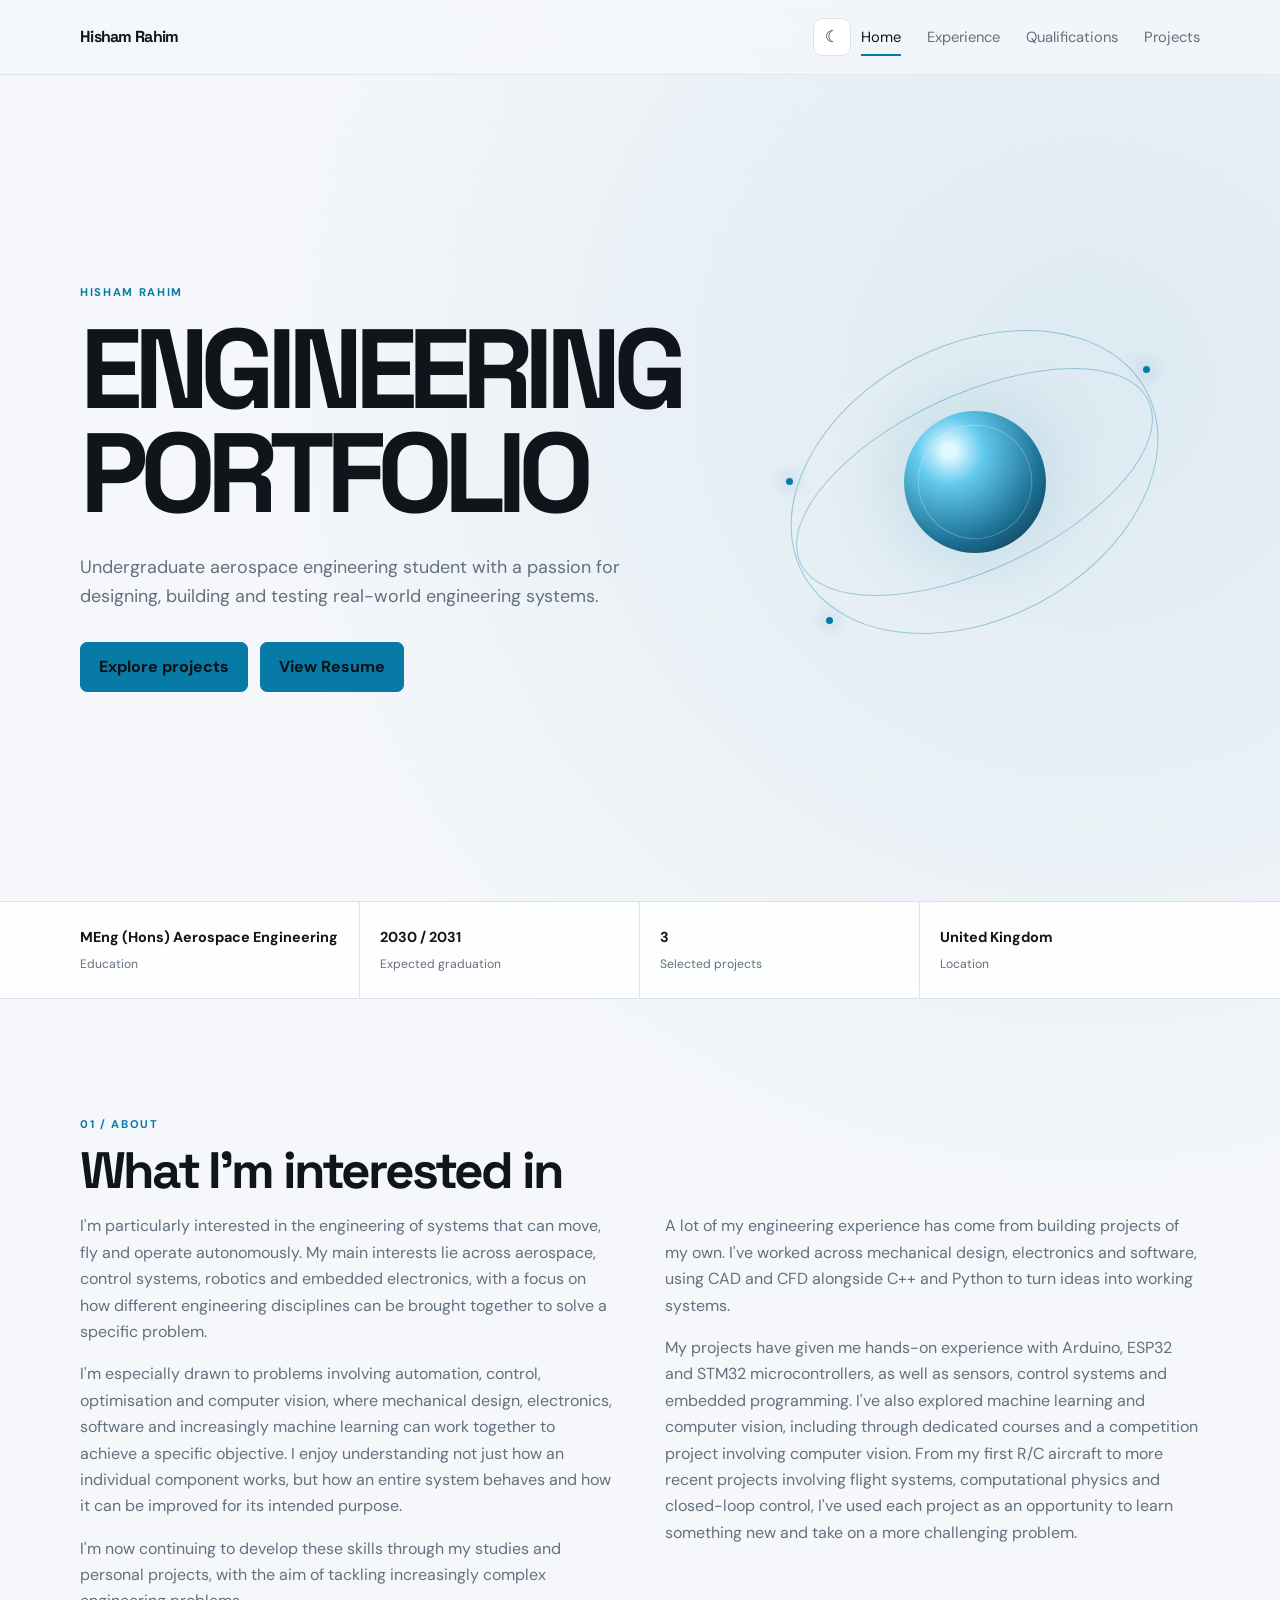
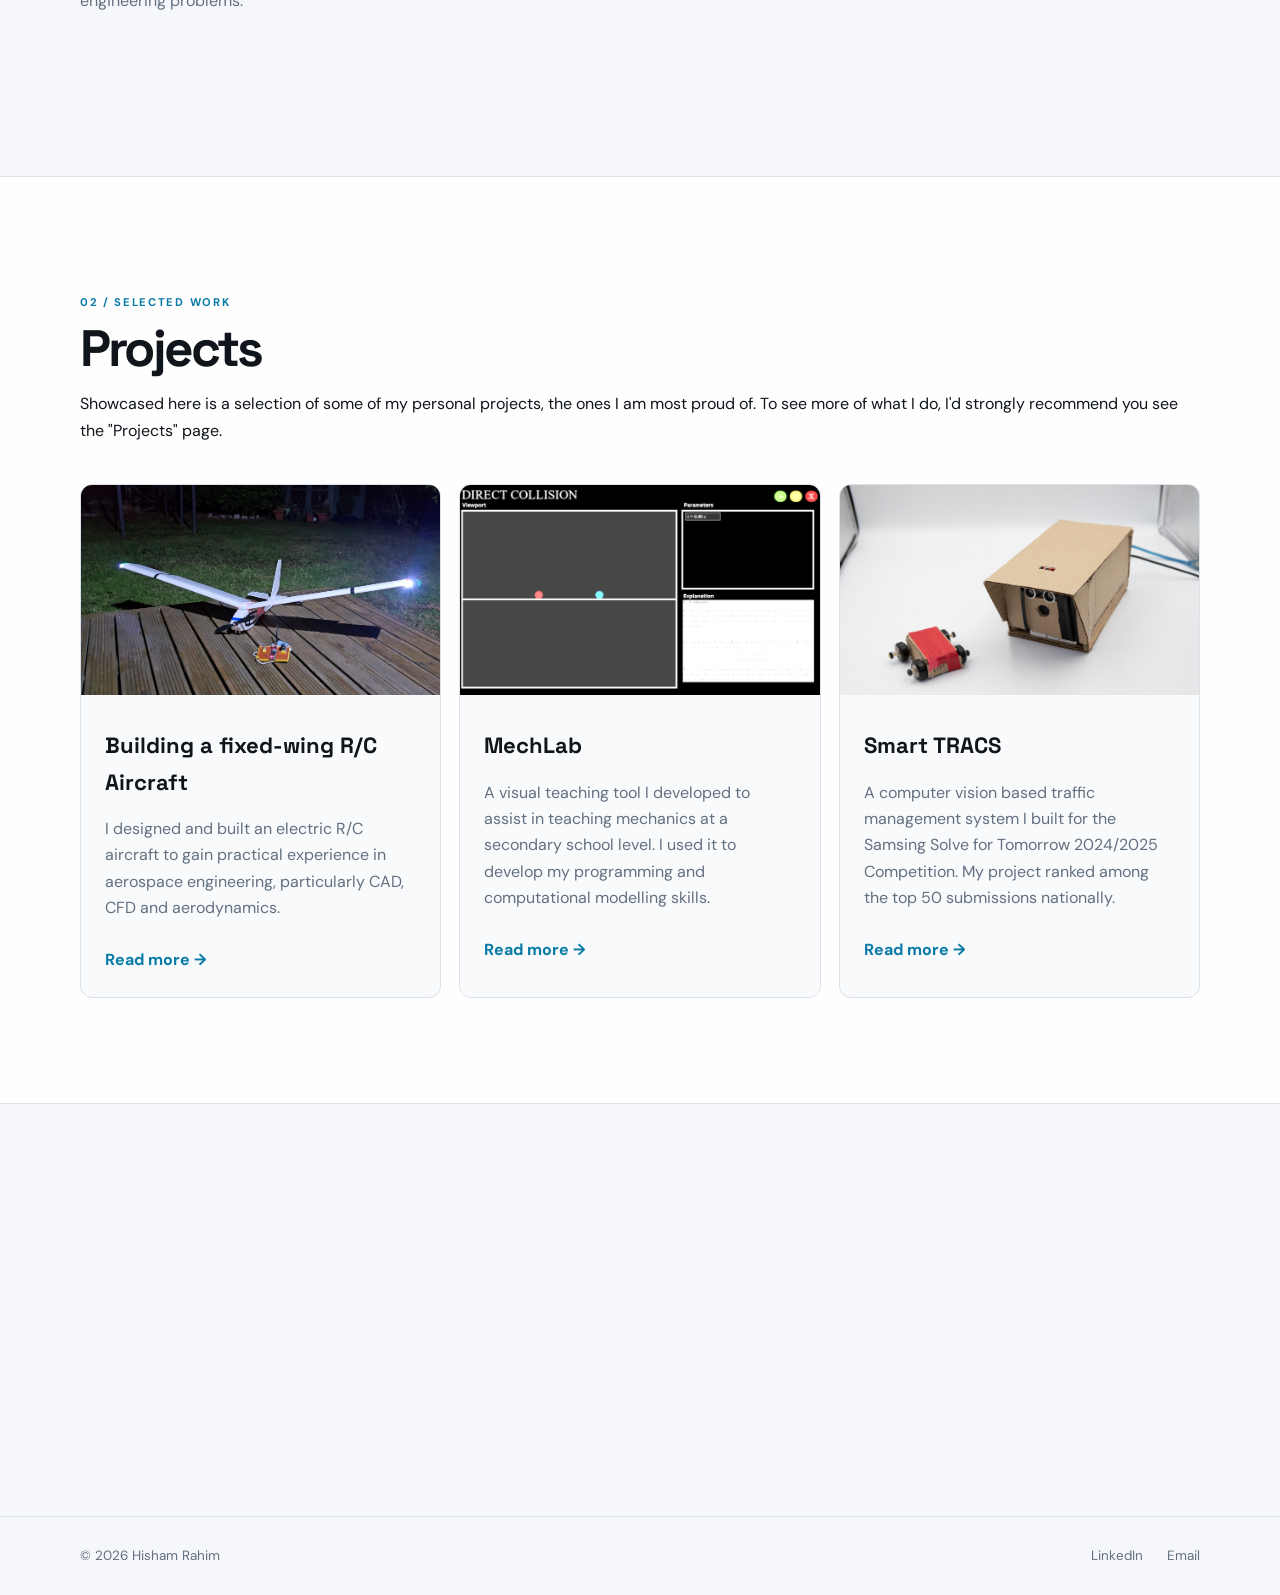
<file: index.html>
<!doctype html>
<html lang="en">
<head>
  <!-- ==================== SITE SETTINGS ==================== -->
  <meta charset="utf-8">
  <meta name="viewport" content="width=device-width, initial-scale=1">
  <meta name="description" content="H.Rahim — aerospace engineering portfolio">
  <title>H.Rahim | Engineering Portfolio</title>
  <link rel="icon" type="image/png" href="images/ico.png">
  <!-- Apply the saved theme before the page renders to prevent a flash of the default dark theme. -->
  <script>
    (() => {
      const savedTheme = localStorage.getItem('portfolio-theme');
      const systemDark = window.matchMedia('(prefers-color-scheme: dark)').matches;
      document.documentElement.dataset.theme = savedTheme || (systemDark ? 'dark' : 'light');
    })();
  </script>
  <link rel="stylesheet" href="style.css">
</head>

<body>
  <!-- ==================== NAVIGATION ==================== -->
  <header class="nav">
    <div class="wrap nav-inner">
      <!-- EDIT: Change your name here -->
      <a class="brand" href="index.html">Hisham Rahim</a>

      <div class="nav-actions">
        <button class="theme-toggle" type="button" aria-label="Toggle colour theme">
          <span class="theme-icon" aria-hidden="true">☾</span>
        </button>
        <button class="menu" type="button" aria-label="Open menu" aria-expanded="false">☰</button>

        <nav>
          <a class="active" href="index.html">Home</a>
          <a href="experience.html">Experience</a>
          <a href="qualifications.html">Qualifications</a>
          <a href="projects.html">Projects</a>
        </nav>
      </div>
    </div>
  </header>

  <main>
    <!-- ==================== HERO ==================== -->
    <section class="hero wrap">
      <div class="hero-copy">
        <!-- EDIT: Small label above your name -->
        <p class="kicker">Hisham Rahim</p>

        <!-- EDIT: Your name -->
        <h1>ENGINEERING PORTFOLIO</h1>

        <!-- EDIT: Main introduction -->
        <p class="lead">
          Undergraduate aerospace engineering student with a passion for designing, building and 
          testing real-world engineering systems.

        </p>

        <div class="actions">
          <a class="btn" href="projects.html">Explore projects</a>
          <a class="btn" href="https://drive.google.com/file/d/1kn-hBiS-UvuJJHhiA7ljljLTABEOSWix/view?usp=sharing" target="_blank" rel="noopener noreferrer">View Resume</a>
        </div>
      </div>

      <!-- Decorative graphic — normally no editing needed -->
      <div class="hero-orbit" aria-hidden="true">
        <div class="orbit orbit-a"></div>
        <div class="orbit orbit-b"></div>
        <div class="planet"></div>
        <span class="dot d1"></span>
        <span class="dot d2"></span>
        <span class="dot d3"></span>
      </div>
    </section>

    <!-- ==================== QUICK STATS ==================== -->
    <section class="strip">
      <div class="wrap stat-grid">
        <!-- EDIT: Replace each value below -->
        <div>
          <strong>MEng (Hons) Aerospace Engineering</strong>
          <span>Education</span>
        </div>
        <div>
          <strong>2030 / 2031</strong>
          <span>Expected graduation</span>
        </div>
        <div>
          <strong>3</strong>
          <span>Selected projects</span>
        </div>
        <div>
          <strong>United Kingdom</strong>
          <span>Location</span>
        </div>
      </div>
    </section>

    <!-- ==================== ABOUT ==================== -->
    <section class="section wrap">
      <div class="section-head">
        <p class="kicker">01 / About</p>
        <h2>What I'm interested in</h2>
          <div class="two-col">

            <!-- LEFT COLUMN -->
            <div>
              <p>
                I'm particularly interested in the engineering of systems that can move, fly and operate autonomously. My main interests lie across aerospace, control systems, robotics and embedded electronics, with a focus on how different engineering disciplines can be brought together to solve a specific problem.
              </p>

              <p>
                I'm especially drawn to problems involving automation, control, optimisation and computer vision, where mechanical design, electronics, software and increasingly machine learning can work together to achieve a specific objective. I enjoy understanding not just how an individual component works, but how an entire system behaves and how it can be improved for its intended purpose.
              </p>

              <p>
                I'm now continuing to develop these skills through my studies and personal projects, with the aim of tackling increasingly complex engineering problems.
              </p>
            </div>

            <!-- RIGHT COLUMN -->
            <div>
              <p>
                A lot of my engineering experience has come from building projects of my own. I've worked across mechanical design, electronics and software, using CAD and CFD alongside C++ and Python to turn ideas into working systems.
              </p>

              <p>
                My projects have given me hands-on experience with Arduino, ESP32 and STM32 microcontrollers, as well as sensors, control systems and embedded programming. I've also explored machine learning and computer vision, including through dedicated courses and a competition project involving computer vision. From my first R/C aircraft to more recent projects involving flight systems, computational physics and closed-loop control, I've used each project as an opportunity to learn something new and take on a more challenging problem.
              </p>
            </div>

          </div>
    </section>

    <!-- ==================== FEATURED PROJECTS ==================== -->
    <section class="section dark">
      <div class="wrap">
        <div class="section-head">
          <p class="kicker">02 / Selected work</p>
          <h2>Projects</h2>
          <p> 
            Showcased here is a selection of some of my personal projects, the ones I 
            am most proud of. To see more of what I do, I'd strongly recommend you see 
            the "Projects" page.
          </p>
          </div>

        <div class="cards">
          <!-- PROJECT 1: Duplicate this whole article to add another card -->
          <article class="project-card">
            <div class="project-img">
              <img src="images/rc_aircraft/n_tx2.jpg" alt="Electric R/C aircraft">
            </div>
            <div class="card-body">
              <h3>Building a fixed-wing R/C Aircraft</h3>
              <p>I designed and built an electric R/C aircraft to gain practical experience in aerospace engineering, particularly CAD, CFD and aerodynamics.</p>
              <a href="projects.html#rc_aircraft">Read more →</a>
            </div>
          </article>

          <!-- PROJECT 2 -->
          <article class="project-card">
            <div class="project-img">
              <img src="images/mechlab/collide.png" alt="MechLab Image">
            </div>
            <div class="card-body">
              <h3>MechLab</h3>
              <p>A visual teaching tool I developed to assist in teaching mechanics at a secondary school level. I used it to develop my programming and computational modelling skills.</p>
              <a href="projects.html#mechlab">Read more →</a>
            </div>
          </article>

          <!-- PROJECT 3 -->
          <article class="project-card">
            <div class="project-img">
              <img src="images/samsung_comp/prt.JPG" alt="MechLab Image">
            </div>
            <div class="card-body">
              <h3>Smart TRACS</h3>
              <p>A computer vision based traffic management system I built for the Samsing Solve for Tomorrow 2024/2025 Competition. My project ranked among the top 50 submissions nationally.</p>
              <a href="projects.html#samsung_comp">Read more →</a>
            </div>
          </article>
        </div>
      </div>
    </section>

    <!-- ==================== CONTACT CTA ==================== -->
    <section class="section wrap cta">
      <p class="kicker">03 / Contact</p>
      <h2>Have a project in mind?</h2>
      <p>Whether it's an engineering opportunity, collaboration or an interesting problem to solve, I'd love to hear from you.</p>
      <a class="btn" href="mailto:hr.appdev408@gmail.com" target="_blank" rel="noopener noreferrer">Email ↗</a>
      <a class="btn" href="https://www.linkedin.com/in/hrahim445/" target="_blank" rel="noopener noreferrer">LinkedIn ↗</a>
    </section>
  </main>

  <!-- ==================== FOOTER ==================== -->
  <footer>
    <div class="wrap footer-inner">
      <span>© 2026 Hisham Rahim</span>
      <div>
        <a href="https://www.linkedin.com/in/hrahim445/" target="_blank" rel="noopener noreferrer">LinkedIn</a>
        <!--<a href="[GITHUB_URL]">GitHub</a> ADD THIS WHEN NEEDED-->
        <a href="mailto:hur24@bath.ac.uk" target="_blank" rel="noopener noreferrer">Email</a>
      </div>
    </div>
  </footer>

  <script src="script.js"></script>
</body>
</html>
</file>
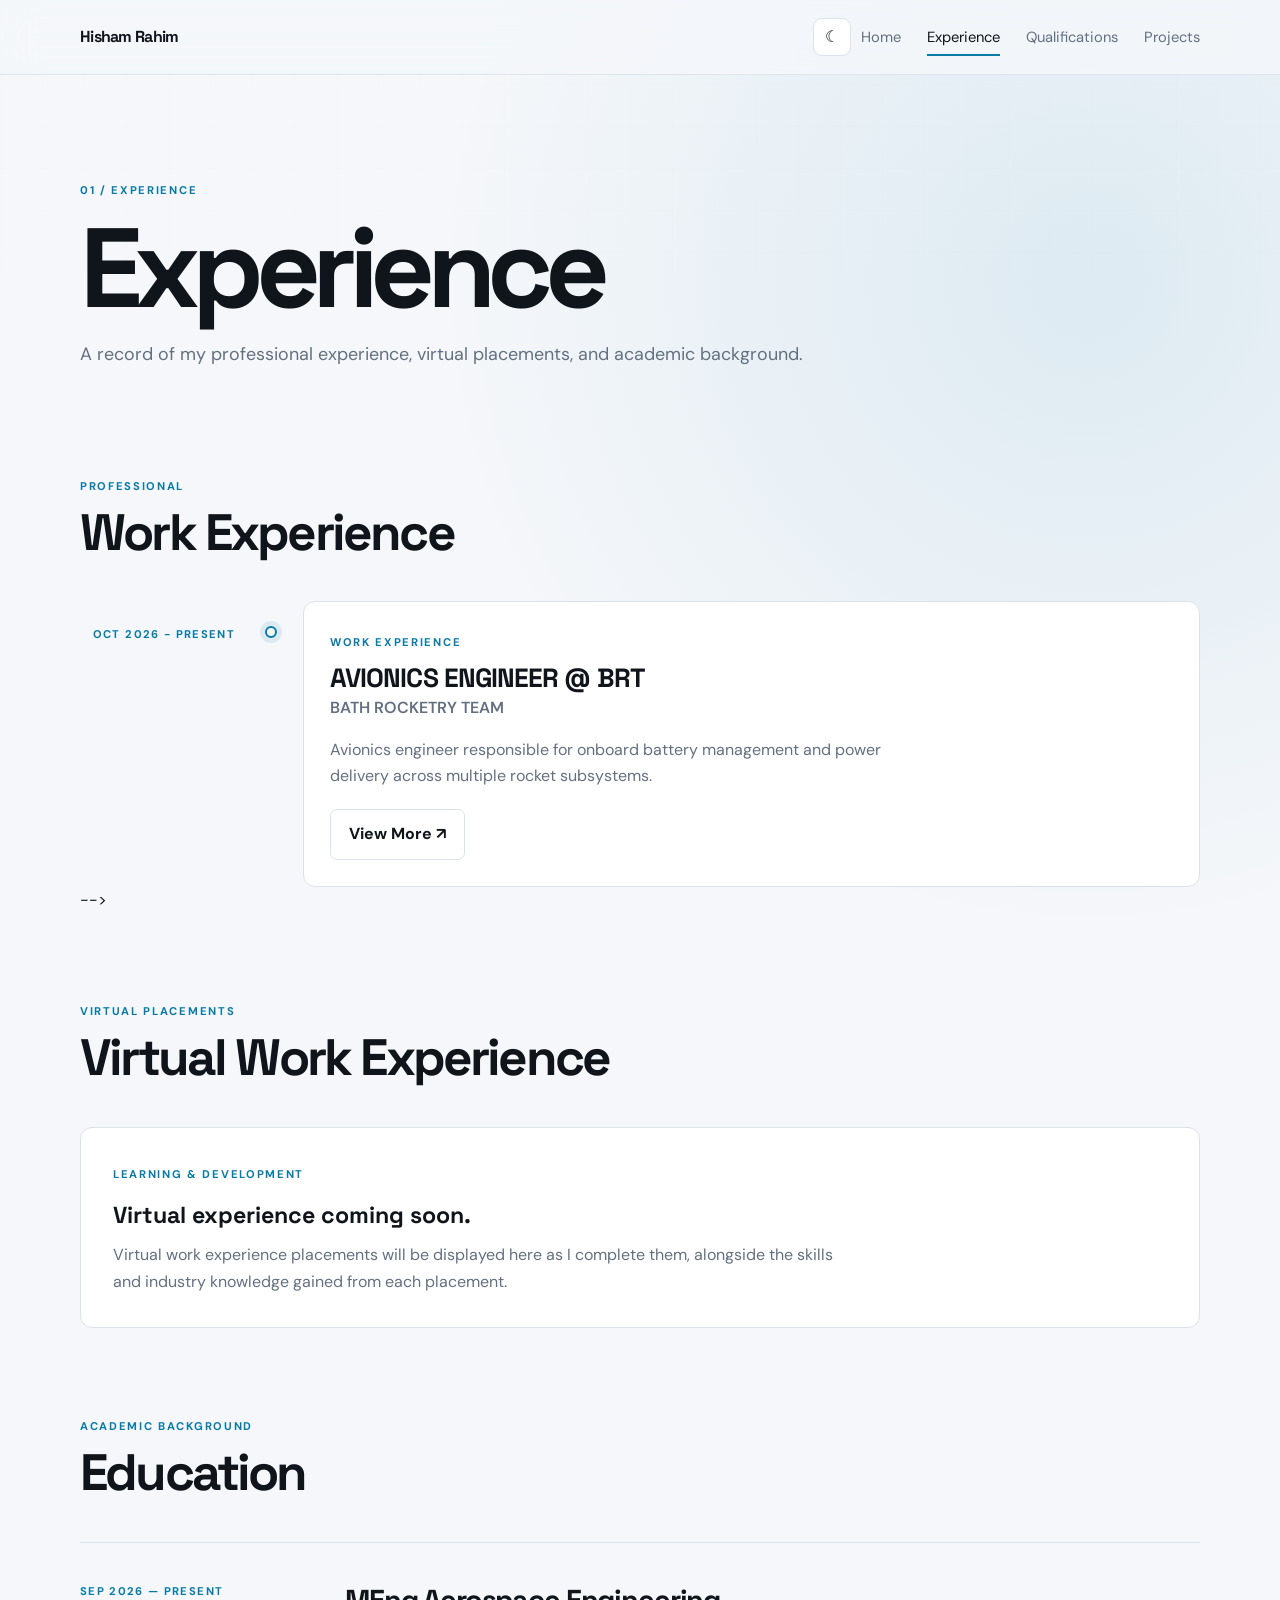
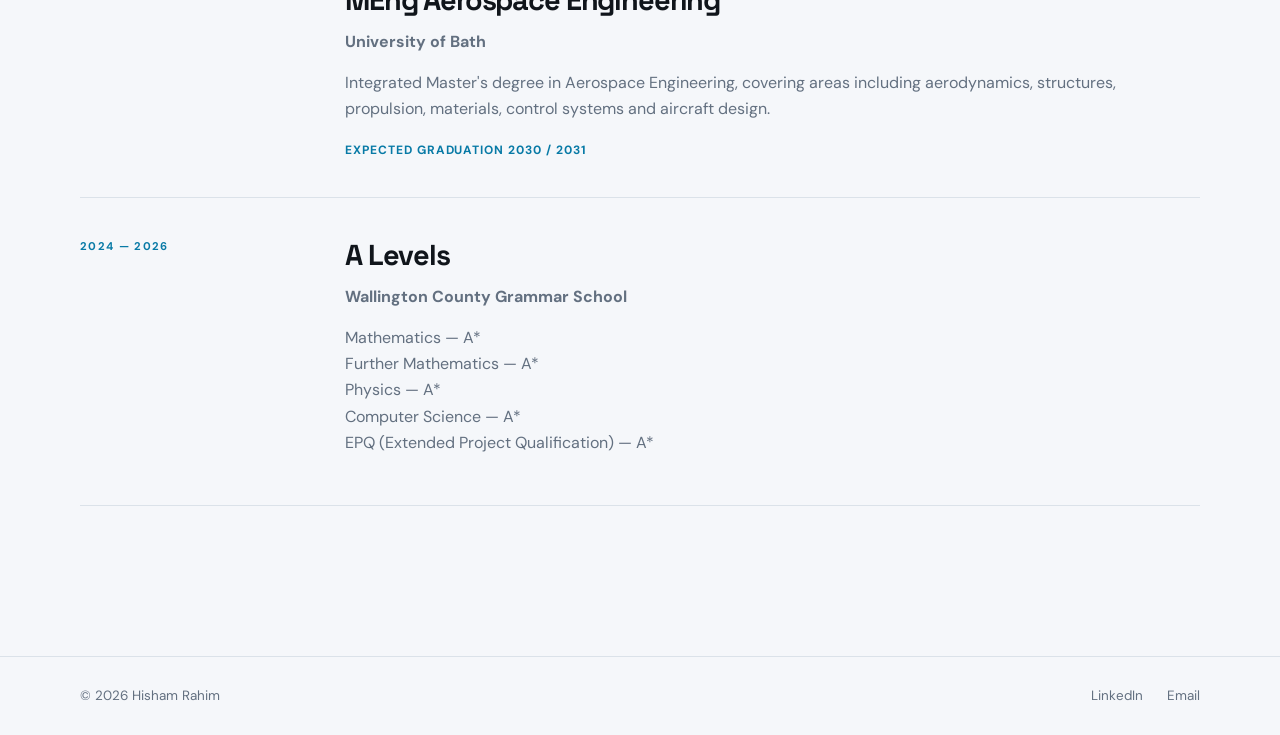
<file: experience.html>
<!doctype html>
<html lang="en">
<head>
  <meta charset="utf-8">
  <meta name="viewport" content="width=device-width, initial-scale=1">
  <title>Experience | H.Rahim</title>
  <link rel="icon" type="image/png" href="images/ico.png">
  <!-- Apply the saved theme before the page renders to prevent a flash of the default dark theme. -->
  <script>
    (() => {
      const savedTheme = localStorage.getItem('portfolio-theme');
      const systemDark = window.matchMedia('(prefers-color-scheme: dark)').matches;
      document.documentElement.dataset.theme = savedTheme || (systemDark ? 'dark' : 'light');
    })();
  </script>
  <link rel="stylesheet" href="style.css">
</head>

<body>
  <!-- ==================== NAVIGATION ==================== -->
  <header class="nav">
    <div class="wrap nav-inner">
      <a class="brand" href="index.html">Hisham Rahim</a>
      <div class="nav-actions">
        <button class="theme-toggle" type="button" aria-label="Toggle colour theme">
          <span class="theme-icon" aria-hidden="true">☾</span>
        </button>
        <button class="menu" type="button" aria-label="Open menu" aria-expanded="false">☰</button>
        <nav>
          <a href="index.html">Home</a>
          <a class="active" href="experience.html">Experience</a>
          <a href="qualifications.html">Qualifications</a>
          <a href="projects.html">Projects</a>
        </nav>
      </div>
    </div>
  </header>

  <main class="wrap page">
    <!-- ==================== PAGE INTRO ==================== -->
    <p class="kicker">01 / Experience</p>
    <h1>Experience</h1>
    <p class="lead">A record of my professional experience, virtual placements, and academic background.</p>

    <!-- ==================== PROFESSIONAL EXPERIENCE ==================== -->
    <section class="experience-section">
      <div class="section-head experience-heading">
        <p class="kicker">Professional</p>
        <h2>Work Experience</h2>
      </div>

      <!--
      ==================== WORK EXPERIENCE TEMPLATE ====================
      Copy this block into the Work Experience section when you have a real
      internship, placement, job, or engineering work experience to add.

      <article class="experience-item">
        <div class="experience-date">
          <span>MONTH YEAR — MONTH YEAR</span>
          <strong>DURATION</strong>
        </div>

        <div class="experience-marker" aria-hidden="true"></div>

        <div class="experience-card">
          <div class="experience-card-content">
            <span class="experience-type">WORK EXPERIENCE</span>
            <h3>[JOB / INTERNSHIP TITLE]</h3>
            <h4>[COMPANY / ORGANISATION]</h4>

            <p>
              [Briefly describe your role, responsibilities, projects you worked
              on, and the skills or experience you gained.]
            </p>

            <a class="btn ghost" href="[OPTIONAL-LINK]" target="_blank" rel="noopener noreferrer">
              View More ↗
            </a>
          </div>
        </div>
      </article>
      -->

      <article class="experience-item">
        <div class="experience-date">
          <span>OCT 2026 - PRESENT</span>
          <strong></strong> <!-- FILL THIS IN SOON OKAY -->
        </div>

        <div class="experience-marker" aria-hidden="true"></div>

        <div class="experience-card">
          <div class="experience-card-content">
            <span class="experience-type">WORK EXPERIENCE</span>
            <h3>AVIONICS ENGINEER @ BRT</h3>
            <h4>BATH ROCKETRY TEAM</h4>

            <p>
              Avionics engineer responsible for onboard battery management and power delivery across
              multiple rocket subsystems.
            </p>

            <a class="btn ghost" href="[OPTIONAL-LINK]" target="_blank" rel="noopener noreferrer">
              View More ↗
            </a>
          </div>
        </div>
      </article>
      -->
    </section>

    <!-- ==================== VIRTUAL WORK EXPERIENCE ==================== -->
    <section class="experience-section">
      <div class="section-head experience-heading">
        <p class="kicker">Virtual placements</p>
        <h2>Virtual Work Experience</h2>
      </div>

      <!-- Add virtual work experience placements here as they are completed. -->
      <div class="experience-empty">
        <span class="experience-empty-label">LEARNING &amp; DEVELOPMENT</span>
        <h3>Virtual experience coming soon.</h3>
        <p>
          Virtual work experience placements will be displayed here as I complete
          them, alongside the skills and industry knowledge gained from each placement.
        </p>
      </div>

      <!--
      ==================== VIRTUAL WORK EXPERIENCE TEMPLATE ====================
      Copy this block into the Virtual Work Experience section for each
      additional placement. Replace the date, duration, title, company,
      description, certificate link and certificate image.

      <article class="experience-item">
        <div class="experience-date">
          <span>MONTH YEAR</span>
          <strong>1 WEEK</strong>
        </div>

        <div class="experience-marker" aria-hidden="true"></div>

        <div class="experience-card">
          <div class="experience-card-content">
            <span class="experience-type">VIRTUAL WORK EXPERIENCE</span>
            <h3>[ROLE / PLACEMENT TITLE]</h3>
            <h4>[COMPANY / ORGANISATION]</h4>

            <p>
              [Describe what you worked on, activities you completed, and what
              you learned from the placement.]
            </p>

            <a
              class="btn ghost"
              href="[GOOGLE DRIVE CERTIFICATE LINK]"
              target="_blank"
              rel="noopener noreferrer"
            >
              View Certificate ↗
            </a>
          </div>

          <div class="experience-certificate">
            <img
              src="images/experience/[CERTIFICATE IMAGE].png"
              alt="Certificate for [ROLE / PLACEMENT TITLE]"
            >
          </div>
        </div>
      </article>
      -->
    </section>

    <!-- ==================== EDUCATION ==================== -->
    <section class="experience-section education-section">
      <div class="section-head experience-heading">
        <p class="kicker">Academic background</p>
        <h2>Education</h2>
      </div>

      <div class="education-timeline">

        <article class="education-item">
          <div class="education-date">SEP 2026 — PRESENT</div>
          <div class="education-content">
            <h3>MEng Aerospace Engineering</h3>
            <h4>University of Bath</h4>
            <p>
              Integrated Master's degree in Aerospace Engineering, covering areas
              including aerodynamics, structures, propulsion, materials, control
              systems and aircraft design.
            </p>
            <strong>EXPECTED GRADUATION 2030 / 2031</strong>
          </div>
        </article>

        <article class="education-item">
          <div class="education-date">2024 — 2026</div>
          <div class="education-content">
            <h3>A Levels</h3>
            <h4>Wallington County Grammar School</h4>
            <p>
              Mathematics — A*<br>
              Further Mathematics — A*<br>
              Physics — A*<br>
              Computer Science — A*<br>
              EPQ (Extended Project Qualification) — A*
            </p>
          </div>
        </article>

      </div>
    </section>
  </main>

  <footer>
    <div class="wrap footer-inner">
      <span>© 2026 Hisham Rahim</span>
      <div>
        <a href="https://www.linkedin.com/in/hrahim445/" target="_blank" rel="noopener noreferrer">LinkedIn</a>
        <!--<a href="[GITHUB_URL]">GitHub</a> ADD THIS WHEN NEEDED-->
        <a href="mailto:hur24@bath.ac.uk" target="_blank" rel="noopener noreferrer">Email</a>
      </div>
    </div>
  </footer>

  <script src="script.js"></script>
</body>
</html>
</file>
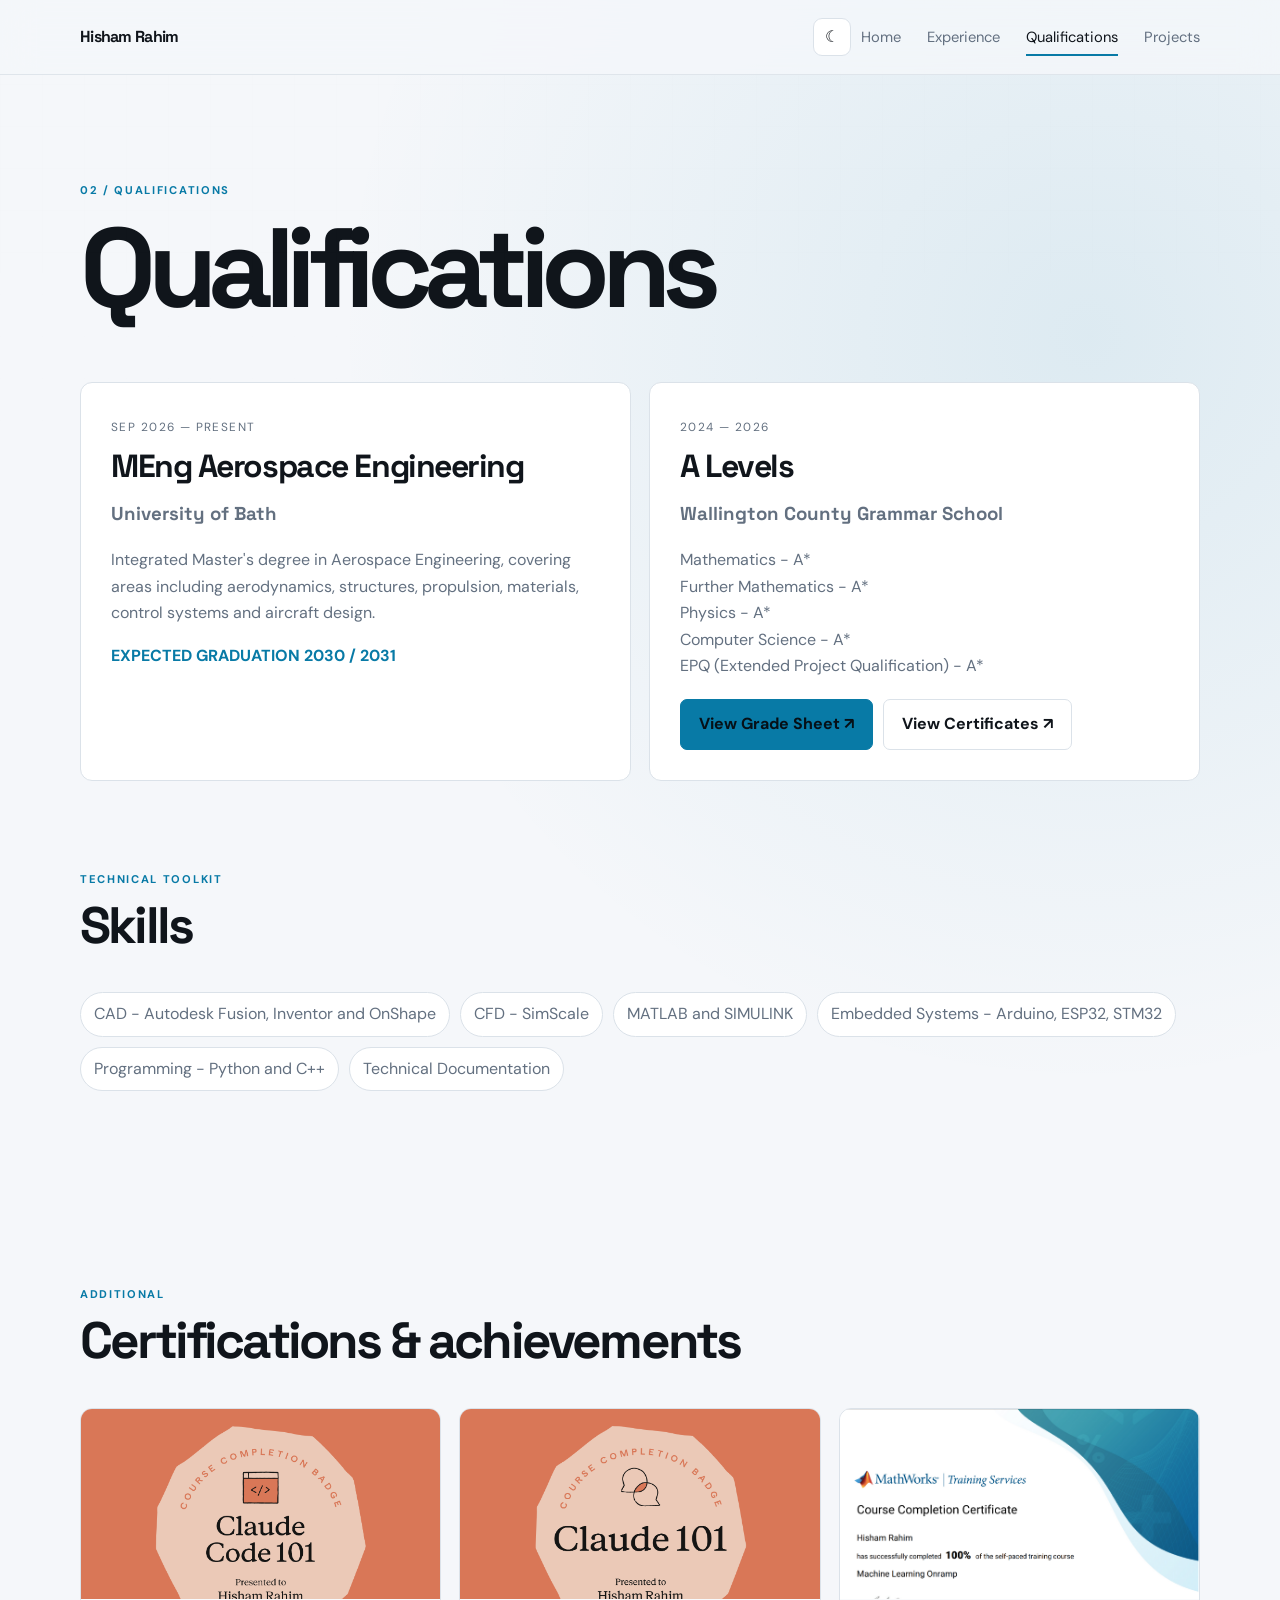
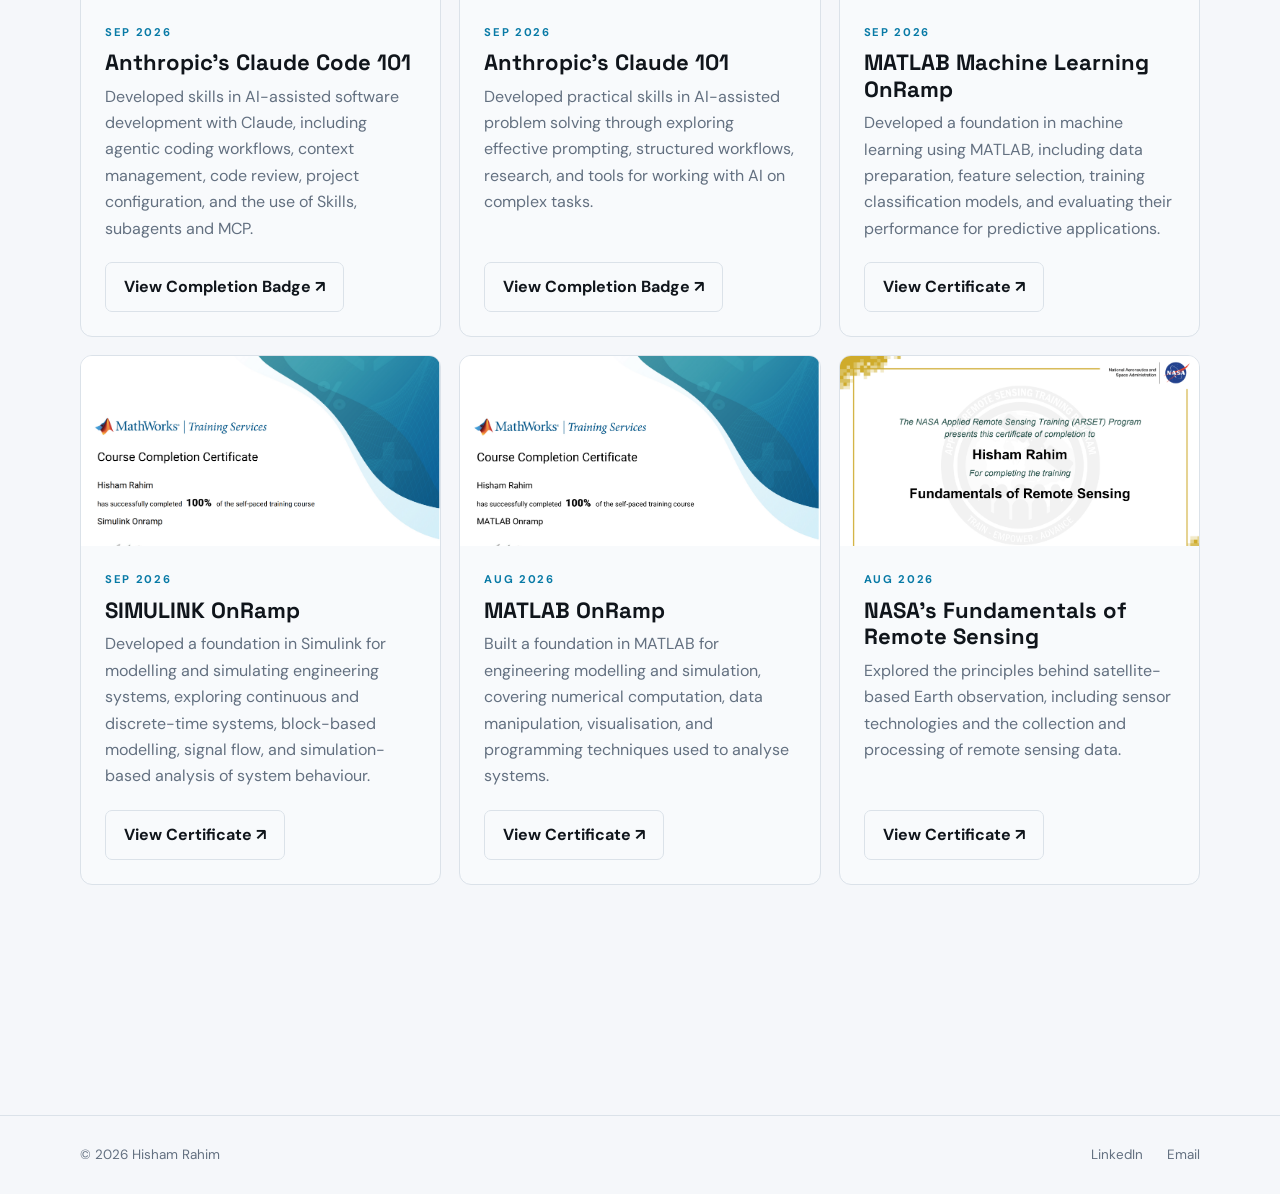
<file: qualifications.html>
<!doctype html>
<html lang="en">
<head>
  <meta charset="utf-8">
  <meta name="viewport" content="width=device-width, initial-scale=1">
  <title>Qualifications | H.Rahim</title>
  <link rel="icon" type="image/png" href="images/ico.png">
  <!-- Apply the saved theme before the page renders to prevent a flash of the default dark theme. -->
  <script>
    (() => {
      const savedTheme = localStorage.getItem('portfolio-theme');
      const systemDark = window.matchMedia('(prefers-color-scheme: dark)').matches;
      document.documentElement.dataset.theme = savedTheme || (systemDark ? 'dark' : 'light');
    })();
  </script>
  <link rel="stylesheet" href="style.css">
</head>

<body>
  <!-- ==================== NAVIGATION ==================== -->
  <header class="nav">
    <div class="wrap nav-inner">
      <a class="brand" href="index.html">Hisham Rahim</a>
      <div class="nav-actions">
        <button class="theme-toggle" type="button" aria-label="Toggle colour theme">
          <span class="theme-icon" aria-hidden="true">☾</span>
        </button>
        <button class="menu" type="button" aria-label="Open menu" aria-expanded="false">☰</button>
        <nav>
          <a href="index.html">Home</a>
          <a href="experience.html">Experience</a>
          <a class="active" href="qualifications.html">Qualifications</a>
          <a href="projects.html">Projects</a>
        </nav>
      </div>
    </div>
  </header>

  <main class="wrap page">
    <!-- ==================== EDUCATION ==================== -->
    <p class="kicker">02 / Qualifications</p>
    <h1>Qualifications</h1>

    <section class="qual-grid">
      <!-- QUALIFICATION 1 -->
      <article class="qual">
        <span>SEP 2026 — PRESENT</span>
        <h2>MEng Aerospace Engineering</h2>
        <h3>University of Bath</h3>
        <p>
          Integrated Master's degree in Aerospace Engineering, covering areas
          including aerodynamics, structures, propulsion, materials, control
          systems and aircraft design.
        </p>
        <strong>EXPECTED GRADUATION 2030 / 2031</strong> <!-- enter expected graduation when recieved-->
      </article>

      <!-- QUALIFICATION 2 -->
      <article class="qual">
        <span>2024 — 2026</span>
        <h2>A Levels</h2>
        <h3>Wallington County Grammar School</h3>
        <p>
          Mathematics - A*<br>
          Further Mathematics - A*<br>
          Physics - A*<br>
          Computer Science - A*<br>
          EPQ (Extended Project Qualification) - A*
        </p>
        <strong></strong> <!-- overall result blue-->

        <div class="actions qualification-actions">
          <!-- EDIT: Replace with your Google Drive grade sheet link -->
          <a
            class="btn"
            href="https://drive.google.com/file/d/1JlqXnv3dnmgnCareEl4dQtBNj_hMnhfI/view?usp=sharing"
            target="_blank"
            rel="noopener noreferrer"
          >
            View Grade Sheet ↗
          </a>

          <!-- EDIT: Replace with your Google Drive certificates link -->
          <a
            class="btn ghost"
            href="https://docs.google.com/document/d/1hHCcVikj390jJ843-SXVS4Igw-rv_psuRxQTpUdS2Bo/edit?usp=drive_link"
            target="_blank"
            rel="noopener noreferrer"
          >
            View Certificates ↗
          </a>
        </div>
      </article>
    </section>

    <!-- ==================== TECHNICAL SKILLS ==================== -->
    <section class="section compact">
      <div class="section-head">
        <p class="kicker">Technical toolkit</p>
        <h2>Skills</h2>
      </div>

      <div class="skills">
        <span>CAD - Autodesk Fusion, Inventor and OnShape</span>
        <span>CFD - SimScale</span>
        <span>MATLAB and SIMULINK</span>
        <span>Embedded Systems - Arduino, ESP32, STM32</span>
        <span>Programming - Python and C++</span>
        <span>Technical Documentation</span>

      </div>
    </section>

    <!-- ==================== CERTIFICATIONS ==================== -->
    <section class="section compact">
      <div class="section-head">
        <p class="kicker">Additional</p>
        <h2>Certifications &amp; achievements</h2>
      </div>

      <div class="certificate-grid">

        <!-- ==================== CLAUDE CODE 101 ==================== -->
        <article class="certificate-card">
          <div class="certificate-img">
            <!-- EDIT: Replace with your certificate image -->
            <img src="images/certificates/cl_c_101.png" alt="Claude Code 101 Completion Badge">
          </div>

          <div class="certificate-body">
            <span class="certificate-date">SEP 2026</span>
            <h3>Anthropic's Claude Code 101</h3>
            <p>
              Developed skills in AI-assisted software development with Claude, 
              including agentic coding workflows, context management, code review, 
              project configuration, and the use of Skills, subagents and MCP.
            </p>
            <!-- EDIT: Replace with the Google Drive PDF link -->
            <a
              class="btn ghost certificate-btn"
              href="https://academy.claude.com/verify/a73ac8d6e562c3d599f555b7fd11c0d7"
              target="_blank"
              rel="noopener noreferrer"
            >
              View Completion Badge ↗
            </a>
          </div>
        </article>

        <!-- ==================== CLAUDE 101 ==================== -->
        <article class="certificate-card">
          <div class="certificate-img">
            <!-- EDIT: Replace with your certificate image -->
            <img src="images/certificates/claude_101.png" alt="Claude 101 Completion Badge">
          </div>

          <div class="certificate-body">
            <span class="certificate-date">SEP 2026</span>
            <h3>Anthropic's Claude 101</h3>
            <p>
              Developed practical skills in AI-assisted problem solving through 
              exploring effective prompting, structured workflows, 
              research, and tools for working with AI on complex tasks.
            </p>
            <!-- EDIT: Replace with the Google Drive PDF link -->
            <a
              class="btn ghost certificate-btn"
              href="https://academy.claude.com/verify/96e1fb24cc8a39748a3cd2bed026d973"
              target="_blank"
              rel="noopener noreferrer"
            >
              View Completion Badge ↗
            </a>
          </div>
        </article>

        <!-- ==================== MACHINE LEARNING ONRAMP ==================== -->
        <article class="certificate-card">
          <div class="certificate-img">
            <!-- EDIT: Replace with your certificate image -->
            <img src="images/certificates/ml_onramp.png" alt="MATLAB Machine Learning OnRamp certificate">
          </div>

          <div class="certificate-body">
            <span class="certificate-date">SEP 2026</span>
            <h3>MATLAB Machine Learning OnRamp</h3>
            <p>
              Developed a foundation in machine learning using MATLAB, including data 
              preparation, feature selection, training classification models, and 
              evaluating their performance for predictive applications.
            </p>
            <!-- EDIT: Replace with the Google Drive PDF link -->
            <a
              class="btn ghost certificate-btn"
              href="https://matlabacademy.mathworks.com/progress/share/certificate.html?id=c64fec34-3b7f-4476-8338-1f3ed671dfef&"
              target="_blank"
              rel="noopener noreferrer"
            >
              View Certificate ↗
            </a>
          </div>
        </article>

        <!-- ==================== SIMULINK ONRAMP ==================== -->
        <article class="certificate-card">
          <div class="certificate-img">
            <!-- EDIT: Replace with your certificate image -->
            <img src="images/certificates/simulink_onramp.png" alt="SIMULINK OnRamp Certificate">
          </div>

          <div class="certificate-body">
            <span class="certificate-date">SEP 2026</span>
            <h3>SIMULINK OnRamp</h3>
            <p>
              Developed a foundation in Simulink for modelling and simulating engineering 
              systems, exploring continuous and discrete-time systems, block-based 
              modelling, signal flow, and simulation-based analysis of system behaviour.
            </p>
            <!-- EDIT: Replace with the Google Drive PDF link -->
            <a
              class="btn ghost certificate-btn"
              href="https://matlabacademy.mathworks.com/progress/share/certificate.html?id=659b00a0-7a68-4276-a352-d38ec3f4282d&"
              target="_blank"
              rel="noopener noreferrer"
            >
              View Certificate ↗
            </a>
          </div>
        </article>
        <!-- ==================== MATLAB ONRAMP ==================== -->
        <article class="certificate-card">
          <div class="certificate-img">
            <!-- EDIT: Replace with your certificate image -->
            <img src="images/certificates/matlab_onramp.png" alt="MATLAB OnRamp Certificate">
          </div>

          <div class="certificate-body">
            <span class="certificate-date">AUG 2026</span>
            <h3>MATLAB OnRamp</h3>
            <p>
              Built a foundation in MATLAB for engineering modelling and simulation, 
              covering numerical computation, data manipulation, visualisation, and 
              programming techniques used to analyse systems.
            </p>
            <!-- EDIT: Replace with the Google Drive PDF link -->
            <a
              class="btn ghost certificate-btn"
              href="https://matlabacademy.mathworks.com/progress/share/certificate.html?id=d40bf56a-9703-4d78-8b8f-ec5ccf7e530d&"
              target="_blank"
              rel="noopener noreferrer"
            >
              View Certificate ↗
            </a>
          </div>
        </article>
        <!-- ==================== REMOTE SENSING FUNDAMENTALS ==================== -->
        <article class="certificate-card">
          <div class="certificate-img">
            <!-- EDIT: Replace with your certificate image -->
            <img src="images/certificates/nasa_remote_sensing.png" alt="NASA Remote Sensing Fundamentals Certificate">
          </div>

          <div class="certificate-body">
            <span class="certificate-date">AUG 2026</span>
            <h3>NASA's Fundamentals of Remote Sensing</h3>
            <p>
              Explored the principles behind satellite-based Earth observation, 
              including sensor technologies and the collection and processing
              of remote sensing data.
            </p>
            <!-- EDIT: Replace with the Google Drive PDF link -->
            <a
              class="btn ghost certificate-btn"
              href="https://drive.google.com/file/d/1ThSHTJk9FRSKGKqZtIWNyjt2oaBZyG2M/view?usp=drive_link"
              target="_blank"
              rel="noopener noreferrer"
            >
              View Certificate ↗
            </a>
          </div>
        </article>


      </div>
    </section>
  </main>

  <footer>
    <div class="wrap footer-inner">
      <span>© 2026 Hisham Rahim</span>
      <div>
        <a href="https://www.linkedin.com/in/hrahim445/" target="_blank" rel="noopener noreferrer">LinkedIn</a>
        <!--<a href="[GITHUB_URL]">GitHub</a> ADD THIS WHEN NEEDED-->
        <a href="mailto:hur24@bath.ac.uk" target="_blank" rel="noopener noreferrer">Email</a>
      </div>
    </div>
  </footer>

  <script src="script.js"></script>
</body>
</html>
</file>
<file: style.css>
/* ==================== FONTS ==================== */
@import url('https://fonts.googleapis.com/css2?family=DM+Sans:wght@400;500;600;700&family=Space+Grotesk:wght@500;600;700&display=swap');

/* ==================== THEME TOKENS ==================== */
:root {
  color-scheme: dark;
  --bg: #070a0f;
  --surface: #0d1219;
  --surface-2: #111923;
  --surface-3: #151e29;
  --text: #f4f7fb;
  --muted: #9aa7b7;
  --line: #25313e;
  --accent: #69d8ff;
  --accent-strong: #34c6fa;
  --accent-soft: rgba(105, 216, 255, .12);
  --shadow: 0 18px 45px rgba(0,0,0,.22);
  --max: 1120px;
}

/* Light theme overrides */
html[data-theme="light"] {
  color-scheme: light;
  --bg: #f5f7fa;
  --surface: #ffffff;
  --surface-2: #f8fafc;
  --surface-3: #eef3f7;
  --text: #10151b;
  --muted: #637080;
  --line: #dbe2e9;
  --accent: #087aa6;
  --accent-strong: #086a91;
  --accent-soft: rgba(8, 122, 166, .10);
  --shadow: 0 18px 45px rgba(21, 35, 51, .10);
}

* { box-sizing: border-box; }
html { scroll-behavior: smooth; }
body {
  margin: 0;
  background:
    radial-gradient(circle at 85% 12%, var(--accent-soft), transparent 28%),
    var(--bg);
  color: var(--text);
  font-family: "DM Sans", Inter, ui-sans-serif, system-ui, -apple-system, "Segoe UI", sans-serif;
  line-height: 1.65;
  transition: background .25s ease, color .25s ease;
}
body::before {
  content: "";
  position: fixed;
  inset: 0;
  pointer-events: none;
  opacity: .22;
  background-image: linear-gradient(rgba(255,255,255,.025) 1px, transparent 1px), linear-gradient(90deg, rgba(255,255,255,.025) 1px, transparent 1px);
  background-size: 42px 42px;
  mask-image: linear-gradient(to bottom, black, transparent 72%);
}
html[data-theme="light"] body::before { opacity: .12; background-image: linear-gradient(rgba(16,21,27,.05) 1px, transparent 1px), linear-gradient(90deg, rgba(16,21,27,.05) 1px, transparent 1px); }

a { color: inherit; text-decoration: none; }
button, a { -webkit-tap-highlight-color: transparent; }
.wrap { width: min(calc(100% - 48px), var(--max)); margin: auto; }

/* ==================== NAVIGATION ==================== */
.nav {
  position: sticky;
  top: 0;
  z-index: 50;
  border-bottom: 1px solid color-mix(in srgb, var(--line) 85%, transparent);
  background: color-mix(in srgb, var(--bg) 82%, transparent);
  backdrop-filter: blur(18px);
}
.nav-inner { min-height: 74px; display:flex; align-items:center; justify-content:space-between; gap:20px; }
.brand { font-family:"Space Grotesk", sans-serif; font-weight:700; letter-spacing:-.045em; }
.nav nav { display:flex; align-items:center; gap:26px; color:var(--muted); font-size:.92rem; }
.nav nav a { position:relative; transition:color .2s ease; }
.nav nav a::after { content:""; position:absolute; left:0; right:0; bottom:-7px; height:2px; transform:scaleX(0); transform-origin:left; background:var(--accent); transition:transform .2s ease; }
.nav nav a:hover, .nav nav .active { color:var(--text); }
.nav nav a:hover::after, .nav nav .active::after { transform:scaleX(1); }
.nav-actions { display:flex; align-items:center; gap:10px; }
.theme-toggle, .menu {
  width:38px; height:38px; display:grid; place-items:center; border:1px solid var(--line); background:var(--surface); color:var(--text); border-radius:9px; cursor:pointer;
  transition:transform .2s ease, border-color .2s ease, background .2s ease;
}
.theme-toggle:hover, .menu:hover { transform:translateY(-1px); border-color:var(--accent); }
.theme-icon { font-size:1rem; line-height:1; }
.menu { display:none; font-size:1.2rem; }

/* ==================== TYPOGRAPHY ==================== */
h1,h2,h3 { font-family:"Space Grotesk", sans-serif; }
.kicker, .tag, .date { color:var(--accent); text-transform:uppercase; letter-spacing:.15em; font-size:.70rem; font-weight:700; }
.hero h1, .page h1 { font-size:clamp(3.5rem, 8.8vw, 7.4rem); line-height:.92; letter-spacing:-.075em; margin:17px 0 27px; }
.lead { max-width:760px; color:var(--muted); font-size:1.12rem; }
.section-head { margin-bottom:40px; }
.section-head h2 { font-size:clamp(2rem,4vw,3.7rem); line-height:1.03; letter-spacing:-.055em; margin:9px 0 0; }

/* ==================== HERO ==================== */
.hero { min-height:calc(100vh - 74px); display:grid; grid-template-columns:1.15fr .85fr; align-items:center; gap:60px; padding:78px 0 90px; }
.actions { display:flex; gap:12px; flex-wrap:wrap; margin-top:30px; }
.btn { display:inline-flex; align-items:center; justify-content:center; gap:8px; padding:11px 18px; border:1px solid var(--accent); background:var(--accent); color:#061017; border-radius:7px; font-weight:700; transition:transform .2s ease, box-shadow .2s ease, background .2s ease; }
.btn:hover { transform:translateY(-2px); box-shadow:0 8px 22px color-mix(in srgb, var(--accent) 20%, transparent); }
.btn.ghost { background:transparent; color:var(--text); border-color:var(--line); }
.hero-orbit { height:430px; position:relative; display:grid; place-items:center; isolation:isolate; }
.planet { width:142px; height:142px; border-radius:50%; background:radial-gradient(circle at 32% 28%, #e0f8ff 0 5%, #62caee 24%, #1a6d91 66%, #0c2636); box-shadow:0 0 80px color-mix(in srgb, var(--accent) 20%, transparent); position:relative; z-index:2; animation:float 6s ease-in-out infinite; }
.planet::after { content:""; position:absolute; inset:10%; border-radius:50%; border:1px solid rgba(255,255,255,.25); transform:rotate(-24deg); }
.orbit { position:absolute; border:1px solid color-mix(in srgb, var(--accent) 35%, transparent); border-radius:50%; }
.orbit-a { width:385px; height:176px; transform:rotate(-25deg); animation:spin 22s linear infinite; }
.orbit-b { width:275px; height:390px; transform:rotate(62deg); animation:spinReverse 28s linear infinite; }
.dot { position:absolute; width:7px; height:7px; background:var(--accent); border-radius:50%; box-shadow:0 0 18px var(--accent); }
.d1 { top:23%; right:11%; animation:pulse 2.6s ease-in-out infinite; }
.d2 { bottom:17%; left:17%; animation:pulse 3.2s .5s ease-in-out infinite; }
.d3 { top:49%; left:8%; animation:pulse 2.8s .9s ease-in-out infinite; }

/* ==================== QUICK STATS ==================== */
.strip { border-block:1px solid var(--line); background:color-mix(in srgb, var(--surface) 88%, transparent); }
.stat-grid { display:grid; grid-template-columns:repeat(4,1fr); }
.stat-grid div { padding:24px 20px; border-right:1px solid var(--line); }
.stat-grid div:first-child { padding-left:0; }
.stat-grid div:last-child { border:0; }
.stat-grid strong, .stat-grid span { display:block; }
.stat-grid strong { font-size:.9rem; }
.stat-grid span { color:var(--muted); font-size:.76rem; margin-top:4px; }

/* ==================== SECTIONS ==================== */
.section { padding:105px 0; }
.section.dark { background:color-mix(in srgb, var(--surface) 92%, var(--bg)); border-block:1px solid var(--line); }
.two-col { display:grid; grid-template-columns:1fr 1fr; gap:50px; color:var(--muted); }

/* ==================== PROJECT CARDS ==================== */
.cards { display:grid; grid-template-columns:repeat(3,1fr); gap:18px; }
.project-card { background:var(--surface-2); border:1px solid var(--line); border-radius:12px; overflow:hidden; box-shadow:0 0 0 rgba(0,0,0,0); transition:transform .28s cubic-bezier(.2,.8,.2,1), border-color .28s ease, box-shadow .28s ease; }
.project-card:hover { transform:translateY(-7px); border-color:color-mix(in srgb, var(--accent) 50%, var(--line)); box-shadow:var(--shadow); }
.project-img, .big-image { background:linear-gradient(135deg, var(--surface-3), color-mix(in srgb, var(--surface) 84%, #071018)); display:grid; place-items:center; color:var(--muted); text-align:center; }
.project-img { height:210px; position:relative; overflow:hidden; }
.project-img::after { content:""; position:absolute; inset:0; background:linear-gradient(115deg, transparent 0 45%, color-mix(in srgb, var(--accent) 10%, transparent) 50%, transparent 55%); transform:translateX(-120%); transition:transform .7s ease; }
.project-card:hover .project-img::after { transform:translateX(120%); }
.card-body { padding:24px; }
.card-body h3 { font-size:1.38rem; margin:8px 0; }
.card-body p { color:var(--muted); }
.card-body a { display:inline-block; color:var(--accent); font-weight:700; margin-top:9px; }

/* ==================== CTA ==================== */
.cta { max-width:900px; }

/* ==================== INNER PAGES ==================== */
.page { padding:95px 0 125px; }
.page h1 { margin-bottom:20px; }
.timeline { margin-top:65px; }
.timeline article { display:grid; grid-template-columns:220px 1fr; gap:45px; padding:0 0 58px; margin-bottom:58px; border-bottom:1px solid var(--line); }
.timeline article:last-child { border:0; }
.timeline h2, .qual h2, .project-detail h2 { margin:0; font-size:2rem; letter-spacing:-.045em; }
.timeline h3, .qual h3 { color:var(--muted); margin:7px 0 17px; }
.timeline p, .timeline li, .qual p, .project-detail p, .project-detail li { color:var(--muted); }
.qual-grid { display:grid; grid-template-columns:1fr 1fr; gap:18px; margin-top:62px; }
.qual { padding:30px; background:var(--surface); border:1px solid var(--line); border-radius:12px; transition:transform .25s ease, border-color .25s ease, box-shadow .25s ease; }
.qual:hover { transform:translateY(-4px); border-color:color-mix(in srgb, var(--accent) 38%, var(--line)); box-shadow:var(--shadow); }
.qual>span { color:var(--muted); font-size:.74rem; letter-spacing:.12em; }
.qual strong { color:var(--accent); }
.compact { padding-top:78px; }
.skills, .chips { display:flex; flex-wrap:wrap; gap:10px; }
.skills span, .chips span { padding:8px 13px; border:1px solid var(--line); border-radius:999px; color:var(--muted); background:var(--surface); }
.simple-list { color:var(--muted); padding-left:20px; }
.project-detail { display:grid; grid-template-columns:.85fr 1.15fr; gap:55px; padding:74px 0; border-top:1px solid var(--line); }
.project-detail:first-of-type { border-top:0; }
.big-image { min-height:440px; border-radius:12px; box-shadow:var(--shadow); }

/* ==================== PROJECT MEDIA GALLERY ==================== */
.project-gallery {
  position:relative;
  min-height:440px;
  border-radius:12px;
  overflow:hidden;
  background:var(--surface-3);
  box-shadow:var(--shadow);
  border:1px solid var(--line);
}

.gallery-slides {
  position:relative;
  width:100%;
  height:100%;
  min-height:440px;
}

.gallery-slide {
  position:absolute;
  inset:0;
  display:none;
  align-items:center;
  justify-content:center;
  background:var(--surface-3);
}

.gallery-slide.active {
  display:flex;
}

.gallery-slide img,
.gallery-slide video {
  width:100%;
  height:100%;
  min-height:440px;
  object-fit:contain;
  display:block;
}

.gallery-slide video {
  background:#000;
}

.gallery-arrow {
  position:absolute;
  top:50%;
  transform:translateY(-50%);
  width:34px;
  height:52px;
  display:grid;
  place-items:center;
  border:1px solid color-mix(in srgb, var(--line) 80%, transparent);
  border-radius:7px;
  background:color-mix(in srgb, var(--bg) 72%, transparent);
  color:var(--text);
  font-size:1.7rem;
  line-height:1;
  cursor:pointer;
  opacity:.82;
  backdrop-filter:blur(8px);
  transition:opacity .2s ease, border-color .2s ease, background .2s ease;
  z-index:2;
}

.gallery-arrow:hover {
  opacity:1;
  border-color:var(--accent);
  background:color-mix(in srgb, var(--bg) 88%, transparent);
}

.gallery-prev { left:12px; }
.gallery-next { right:12px; }

.gallery-counter {
  position:absolute;
  left:50%;
  bottom:12px;
  transform:translateX(-50%);
  padding:4px 9px;
  border:1px solid color-mix(in srgb, var(--line) 80%, transparent);
  border-radius:999px;
  background:color-mix(in srgb, var(--bg) 72%, transparent);
  color:var(--text);
  font-size:.72rem;
  line-height:1.3;
  backdrop-filter:blur(8px);
  z-index:2;
}

@media (max-width:800px) {
  .project-gallery,
  .gallery-slides,
  .gallery-slide img,
  .gallery-slide video {
    min-height:260px;
  }

  .gallery-arrow {
    width:30px;
    height:44px;
    font-size:1.45rem;
  }
}
.project-detail h3 { margin:30px 0 7px; }
.project-detail .btn { margin-top:28px; }

/* ==================== FOOTER ==================== */
footer { border-top:1px solid var(--line); padding:28px 0; color:var(--muted); font-size:.84rem; }
.footer-inner { display:flex; justify-content:space-between; gap:20px; }
.footer-inner a { margin-left:20px; }
.footer-inner a:hover { color:var(--text); }

/* ==================== SCROLL REVEAL ==================== */
.reveal { opacity:0; transform:translateY(20px); transition:opacity .65s ease, transform .65s cubic-bezier(.2,.8,.2,1); }
.reveal.is-visible { opacity:1; transform:none; }

/* ==================== ANIMATIONS ==================== */
@keyframes float { 0%,100%{ transform:translateY(0); } 50%{ transform:translateY(-10px); } }
@keyframes spin { to{ transform:rotate(335deg); } }
@keyframes spinReverse { to{ transform:rotate(-298deg); } }
@keyframes pulse { 0%,100%{ transform:scale(1); opacity:.65; } 50%{ transform:scale(1.55); opacity:1; } }

/* ==================== RESPONSIVE / ACCESSIBILITY ==================== */
@media (prefers-reduced-motion: reduce) {
  html { scroll-behavior:auto; }
  *, *::before, *::after { animation-duration:.001ms !important; animation-iteration-count:1 !important; transition-duration:.001ms !important; }
  .reveal { opacity:1; transform:none; }
}

@media (max-width:800px) {
  .wrap { width:min(calc(100% - 32px), var(--max)); }
  .menu { display:grid; }
  .nav-inner { position:relative; }
  .nav nav { display:none; position:absolute; left:0; right:0; top:66px; padding:14px; background:var(--surface); border:1px solid var(--line); border-radius:10px; flex-direction:column; gap:14px; box-shadow:var(--shadow); }
  .nav.open nav { display:flex; }
  .hero { grid-template-columns:1fr; min-height:auto; padding:65px 0 70px; gap:20px; }
  .hero-orbit { height:280px; order:-1; }
  .planet { width:104px; height:104px; }
  .orbit-a { width:270px; height:124px; }
  .orbit-b { width:200px; height:280px; }
  .stat-grid { grid-template-columns:1fr 1fr; }
  .stat-grid div { border-bottom:1px solid var(--line); }
  .two-col, .cards, .qual-grid, .project-detail { grid-template-columns:1fr; }
  .section { padding:78px 0; }
  .timeline article { grid-template-columns:1fr; gap:12px; }
  .big-image { min-height:260px; }
  .footer-inner { flex-direction:column; }
  .footer-inner a { margin:0 18px 0 0; }
}


/* ==================== QUALIFICATIONS / CERTIFICATES ==================== */
.document-actions {
  margin-top: 0;
}

.certificate-grid {
  display: grid;
  grid-template-columns: repeat(3, 1fr);
  gap: 18px;
}

.certificate-card {
  background: var(--surface-2);
  border: 1px solid var(--line);
  border-radius: 12px;
  overflow: hidden;
  box-shadow: 0 0 0 rgba(0,0,0,0);
  transition: transform .28s cubic-bezier(.2,.8,.2,1), border-color .28s ease, box-shadow .28s ease;
}

.certificate-card:hover {
  transform: translateY(-7px);
  border-color: color-mix(in srgb, var(--accent) 50%, var(--line));
  box-shadow: var(--shadow);
}

.certificate-img {
  height: 190px;
  background: var(--surface-3);
  overflow: hidden;
  display: grid;
  place-items: center;
}

.certificate-img img {
  width: 100%;
  height: 100%;
  object-fit: cover;
  display: block;
  transition: transform .35s ease;
}

.certificate-card:hover .certificate-img img {
  transform: scale(1.025);
}

.certificate-body {
  padding: 24px;
  display: flex;
  flex-direction: column;
  height: calc(100% - 190px);
}

.certificate-date {
  color: var(--accent);
  text-transform: uppercase;
  letter-spacing: .15em;
  font-size: .70rem;
  font-weight: 700;
}

.certificate-body h3 {
  font-size: 1.38rem;
  line-height: 1.2;
  margin: 8px 0;
}

.certificate-body p {
  color: var(--muted);
  margin: 0 0 20px;
}

.certificate-btn {
  margin-top: auto;
  align-self: flex-start;
}

@media (max-width: 900px) {
  .certificate-grid {
    grid-template-columns: repeat(2, 1fr);
  }
}

@media (max-width: 800px) {
  .certificate-grid {
    grid-template-columns: 1fr;
  }

  .certificate-img {
    height: 220px;
  }

  .certificate-body {
    height: auto;
  }
}

/* Buttons contained within qualification cards */
.qualification-actions {
  margin-top: 20px;
  display: flex;
  flex-wrap: wrap;
  gap: 10px;
}

/* ==================== EXPERIENCE PAGE ==================== */
.experience-section {
  padding: 78px 0 0;
}

.experience-heading {
  margin-bottom: 42px;
}

.experience-heading h2 {
  font-size: clamp(2rem, 4vw, 3.7rem);
}

/* Professional experience empty state */
.experience-empty {
  padding: 32px;
  background: var(--surface);
  border: 1px solid var(--line);
  border-radius: 12px;
}

.experience-empty-label,
.experience-type {
  color: var(--accent);
  text-transform: uppercase;
  letter-spacing: .15em;
  font-size: .70rem;
  font-weight: 700;
}

.experience-empty h3 {
  margin: 10px 0 8px;
  font-size: 1.45rem;
}

.experience-empty p {
  max-width: 720px;
  color: var(--muted);
  margin: 0;
}

/* Virtual experience timeline */
.experience-timeline {
  position: relative;
}

.experience-item {
  display: grid;
  grid-template-columns: 155px 24px 1fr;
  gap: 22px;
  position: relative;
  padding-bottom: 42px;
}

.experience-item:last-child {
  padding-bottom: 0;
}

.experience-date {
  padding-top: 24px;
  text-align: right;
}

.experience-date span,
.experience-date strong {
  display: block;
}

.experience-date span {
  color: var(--accent);
  text-transform: uppercase;
  letter-spacing: .12em;
  font-size: .70rem;
  font-weight: 700;
}

.experience-date strong {
  color: var(--muted);
  font-size: .72rem;
  margin-top: 5px;
}

.experience-marker {
  position: relative;
  width: 24px;
}

.experience-marker::before {
  content: "";
  position: absolute;
  top: 25px;
  left: 8px;
  width: 8px;
  height: 8px;
  border: 2px solid var(--accent);
  background: var(--bg);
  border-radius: 50%;
  box-shadow: 0 0 0 5px var(--accent-soft);
  z-index: 2;
}

.experience-item:not(:last-child) .experience-marker::after {
  content: "";
  position: absolute;
  top: 38px;
  bottom: -42px;
  left: 11px;
  width: 2px;
  background: var(--line);
}

.experience-card {
  display: grid;
  grid-template-columns: 1fr 230px;
  gap: 28px;
  padding: 26px;
  background: var(--surface);
  border: 1px solid var(--line);
  border-radius: 12px;
  transition: transform .25s ease, border-color .25s ease, box-shadow .25s ease;
}

.experience-card:hover {
  transform: translateY(-4px);
  border-color: color-mix(in srgb, var(--accent) 38%, var(--line));
  box-shadow: var(--shadow);
}

.experience-card-content h3 {
  margin: 8px 0 2px;
  font-size: 1.65rem;
  line-height: 1.15;
  letter-spacing: -.035em;
}

.experience-card-content h4 {
  color: var(--muted);
  margin: 0 0 15px;
  font-size: 1rem;
  font-weight: 600;
}

.experience-card-content p {
  color: var(--muted);
  margin: 0 0 20px;
}

.experience-certificate {
  min-height: 160px;
  background: var(--surface-3);
  border: 1px solid var(--line);
  border-radius: 8px;
  overflow: hidden;
  align-self: stretch;
}

.experience-certificate img {
  width: 100%;
  height: 100%;
  min-height: 160px;
  display: block;
  object-fit: cover;
}

/* Education timeline */
.education-section {
  padding-bottom: 25px;
}

.education-timeline {
  border-top: 1px solid var(--line);
}

.education-item {
  display: grid;
  grid-template-columns: 220px 1fr;
  gap: 45px;
  padding: 34px 0;
  border-bottom: 1px solid var(--line);
}

.education-date {
  color: var(--accent);
  text-transform: uppercase;
  letter-spacing: .12em;
  font-size: .70rem;
  font-weight: 700;
  padding-top: 5px;
}

.education-content h3 {
  margin: 0;
  font-size: 1.8rem;
  letter-spacing: -.04em;
}

.education-content h4 {
  color: var(--muted);
  margin: 5px 0 14px;
}

.education-content p {
  color: var(--muted);
  margin: 0 0 14px;
}

.education-content strong {
  color: var(--accent);
  font-size: .75rem;
  letter-spacing: .08em;
}

@media (max-width: 850px) {
  .experience-card {
    grid-template-columns: 1fr;
  }

  .experience-certificate {
    max-height: 260px;
  }

  .experience-certificate img {
    min-height: 0;
    max-height: 260px;
  }
}

@media (max-width: 700px) {
  .experience-item {
    grid-template-columns: 18px 1fr;
    gap: 16px;
  }

  .experience-date {
    grid-column: 2;
    grid-row: 1;
    padding-top: 0;
    text-align: left;
  }

  .experience-marker {
    grid-column: 1;
    grid-row: 1 / span 2;
  }

  .experience-card {
    grid-column: 2;
    grid-row: 2;
  }

  .experience-marker::before {
    left: 4px;
    top: 4px;
  }

  .experience-item:not(:last-child) .experience-marker::after {
    top: 17px;
    bottom: -42px;
    left: 7px;
  }

  .education-item {
    grid-template-columns: 1fr;
    gap: 10px;
  }
}

/* ==================== PROJECT IMAGE HANDLING ==================== */
.project-img img {
  width:100%;
  height:100%;
  display:block;
  object-fit:cover;
}
.project-img.image-missing {
  display:grid;
  place-items:center;
}
.project-img.image-missing::before {
  content:"PROJECT IMAGE";
  color:var(--muted);
  font-size:.78rem;
  font-weight:700;
  letter-spacing:.12em;
}
.project-img.image-missing::after {
  display:none;
}
</file>
